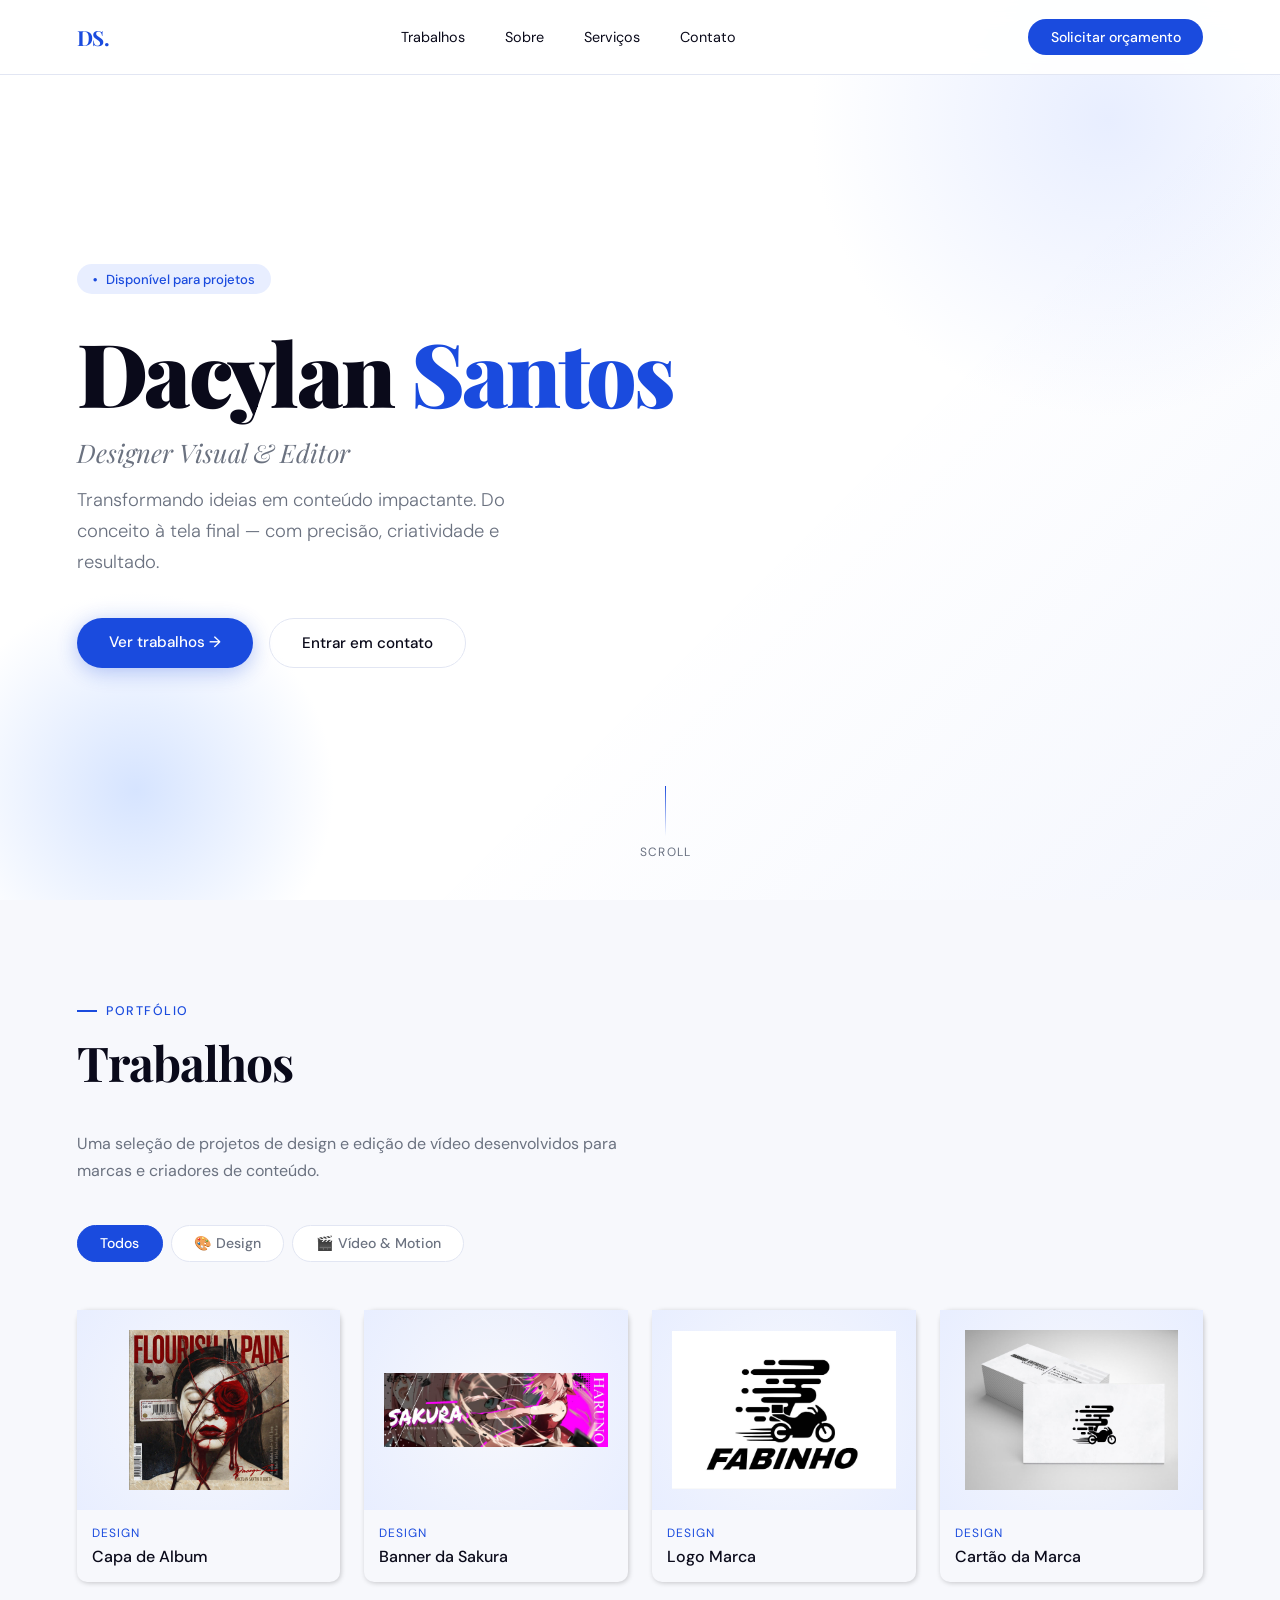
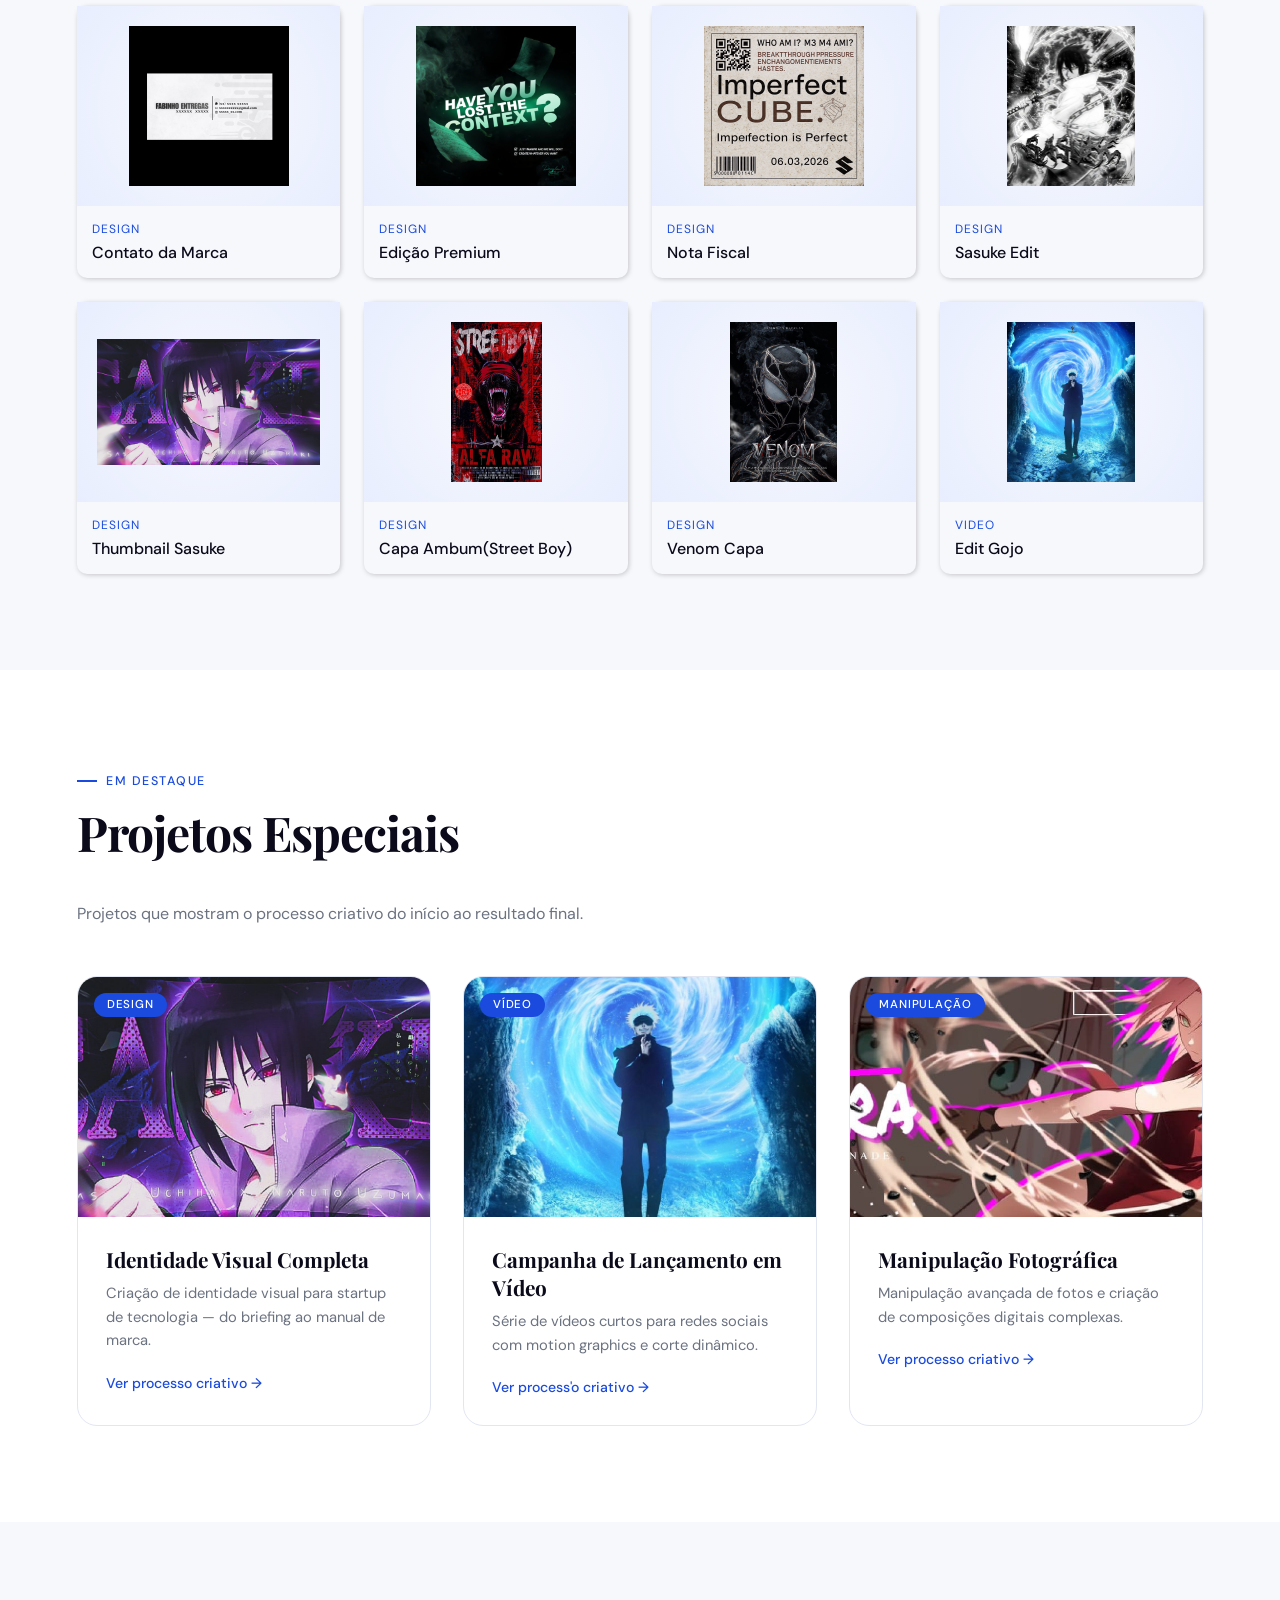
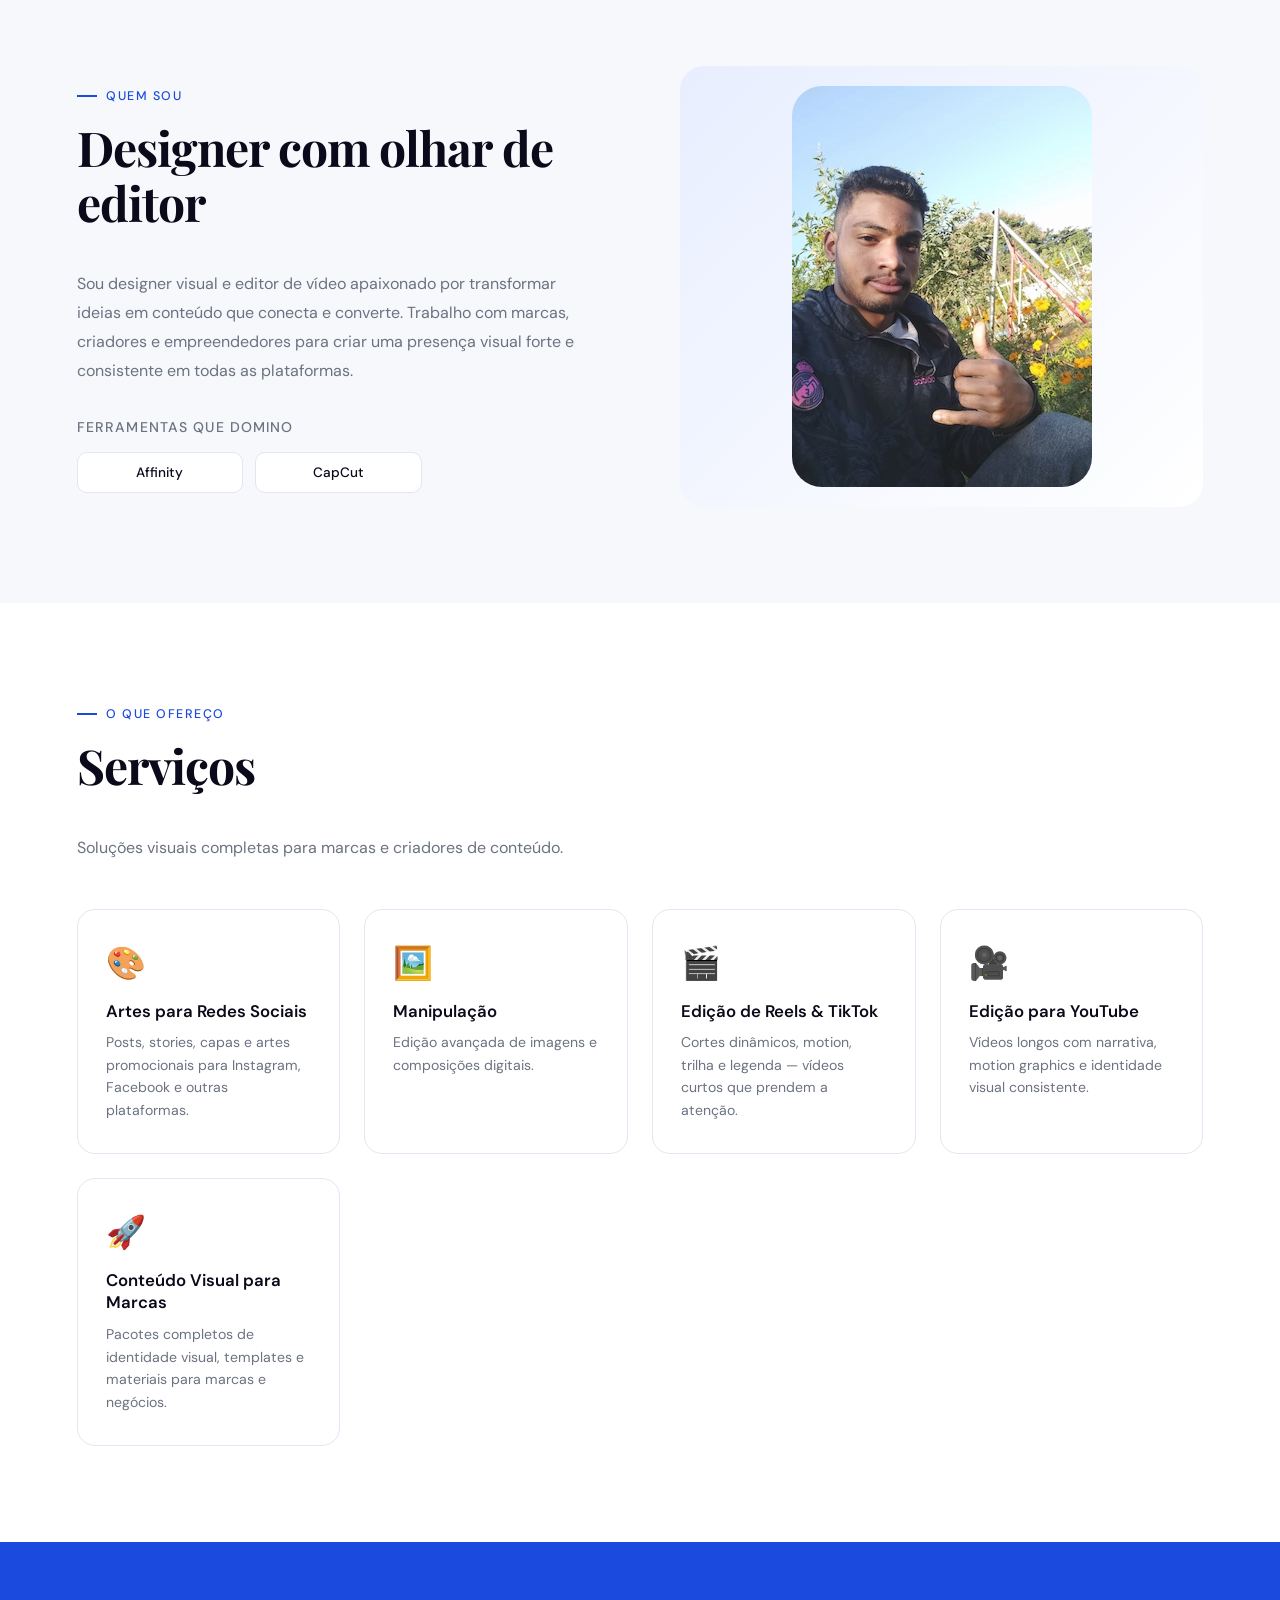
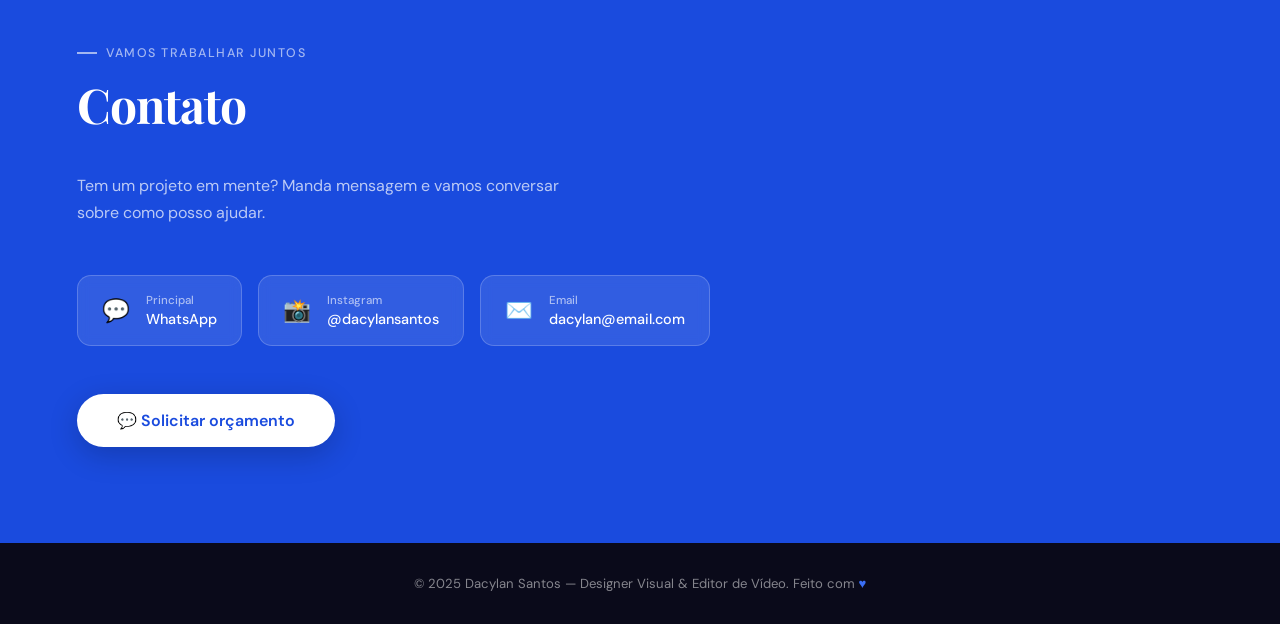
<file: index.html>
<!DOCTYPE html>
<html lang="pt-BR">
<head>
<meta charset="UTF-8">
<meta name="viewport" content="width=device-width, initial-scale=1.0">
<title>Dacylan Santos — Designer Visual & Editor</title>
<link href="https://fonts.googleapis.com/css2?family=Playfair+Display:wght@400;700;900&family=DM+Sans:wght@300;400;500&display=swap" rel="stylesheet">
<link rel="stylesheet" href="css/style.css">
</head>
<body>

<!-- NAV -->
<nav>
  <a href="/index.html" class="nav-logo">DS.</a>
  <ul class="nav-links">
    <li><a href="#trabalhos">Trabalhos</a></li>
    <li><a href="#sobre">Sobre</a></li>
    <li><a href="#servicos">Serviços</a></li>
    <li><a href="#contato">Contato</a></li>
  </ul>
  <a href="#contato" class="nav-cta">Solicitar orçamento</a>
</nav>

<!-- HERO -->
<section class="hero">
  <div class="hero-content">
    <div class="hero-badge">Disponível para projetos</div>
    <h1>Dacylan <span>Santos</span></h1>
    <div style="font-family:'Playfair Display',serif; font-size:clamp(1.2rem,2.5vw,1.6rem); font-weight:400; color:var(--text-muted); margin-bottom:1rem; font-style:italic;">Designer Visual & Editor</div>
    <p class="hero-sub">Transformando ideias em conteúdo impactante. Do conceito à tela final — com precisão, criatividade e resultado.</p>
    <div class="hero-buttons">
      <a href="#trabalhos" class="btn-primary">Ver trabalhos →</a>
      <a href="#contato" class="btn-secondary">Entrar em contato</a>
    </div>
  </div>
  <div class="hero-scroll">
    <div class="scroll-line"></div>
    Scroll
  </div>
</section>

<!-- TRABALHOS -->
<section class="trabalhos" id="trabalhos">
  <div class="section-label">Portfólio</div>
  <h2 class="section-title">Trabalhos</h2>
  <p class="section-desc">Uma seleção de projetos de design e edição de vídeo desenvolvidos para marcas e criadores de conteúdo.</p>

  <div class="tabs">
    <div class="tab active todos" onclick="filtrar('todos')">Todos</div>
    <div class="tab design" onclick="filtrar('design')">🎨 Design</div>
    <div class="tab video" onclick="filtrar('video')">🎬 Vídeo & Motion</div>
  </div>

  <div id="projetos" class="grid-trabalhos">

  </div>
</section>

<!-- PROJETOS EM DESTAQUE -->
<section id="projetos">
  <div class="section-label">Em destaque</div>
  <h2 class="section-title">Projetos Especiais</h2>
  <p class="section-desc">Projetos que mostram o processo criativo do início ao resultado final.</p>

  <div class="destaques-grid">

    <div class="destaque-card" onclick="openModal('proj1')">
      <div class="destaque-thumb">
          <img src="imgs/sasukeThumb.jpg" alt="Imgagem de um projeto">
        <div class="destaque-tag">Design</div>
      </div>
      <div class="destaque-body">
        <h3>Identidade Visual Completa</h3>
        <p>Criação de identidade visual para startup de tecnologia — do briefing ao manual de marca.</p>
        <a class="destaque-link">Ver processo criativo →</a>
      </div>
    </div>

    <div class="destaque-card" onclick="openModal('proj2')">
      <div class="destaque-thumb">
          <img src="imgs/capa-video-gojo.jpg" alt="Imgagem de um projeto">
        <div class="destaque-tag">Vídeo</div>
      </div>
      <div class="destaque-body">
        <h3>Campanha de Lançamento em Vídeo</h3>
        <p>Série de vídeos curtos para redes sociais com motion graphics e corte dinâmico.</p>
        <a class="destaque-link">Ver process'o criativo →</a>
      </div>
    </div>

    <div class="destaque-card" onclick="openModal('proj3')">
      <div class="destaque-thumb">
          <img src="imgs/bannerSakura.jpg" alt="Imgagem de um projeto">
        <div class="destaque-tag">Manipulação</div>
      </div>
      <div class="destaque-body">
        <h3>Manipulação Fotográfica</h3>
        <p>Manipulação avançada de fotos e criação de composições digitais complexas.</p>
        <a class="destaque-link">Ver processo criativo →</a>
      </div>
    </div>

  </div>
</section>

<!-- SOBRE -->
<section class="sobre" id="sobre">
  <div class="sobre-grid">
    <div>
      <div class="section-label">Quem sou</div>
      <h2 class="section-title">Designer com olhar de editor</h2>
      <div class="sobre-content">
        <p>Sou designer visual e editor de vídeo apaixonado por transformar ideias em conteúdo que conecta e converte. Trabalho com marcas, criadores e empreendedores para criar uma presença visual forte e consistente em todas as plataformas.</p>
        <div class="softwares-title">Ferramentas que domino</div>
        <div class="softwares-grid">
          <div class="software-pill">Affinity</div>
          <div class="software-pill">CapCut</div>
        </div>
      </div>
    </div>
    <div class="sobre-visual">
      <img src="imgs/fotoDacylan.webp" alt="Foto do Design">
    </div>
  </div>
</section>

<!-- SERVIÇOS -->
<section id="servicos">
  <div class="section-label">O que ofereço</div>
  <h2 class="section-title">Serviços</h2>
  <p class="section-desc">Soluções visuais completas para marcas e criadores de conteúdo.</p>

  <div class="servicos-grid">
    <div class="servico-card">
      <div class="servico-icon">🎨</div>
      <h3>Artes para Redes Sociais</h3>
      <p>Posts, stories, capas e artes promocionais para Instagram, Facebook e outras plataformas.</p>
    </div>
    <div class="servico-card">
      <div class="servico-icon">🖼️</div>
      <h3>Manipulação</h3>
      <p>Edição avançada de imagens e composições digitais.</p>
    </div>
    <div class="servico-card">
      <div class="servico-icon">🎬</div>
      <h3>Edição de Reels & TikTok</h3>
      <p>Cortes dinâmicos, motion, trilha e legenda — vídeos curtos que prendem a atenção.</p>
    </div>
    <div class="servico-card">
      <div class="servico-icon">🎥</div>
      <h3>Edição para YouTube</h3>
      <p>Vídeos longos com narrativa, motion graphics e identidade visual consistente.</p>
    </div>
    <div class="servico-card">
      <div class="servico-icon">🚀</div>
      <h3>Conteúdo Visual para Marcas</h3>
      <p>Pacotes completos de identidade visual, templates e materiais para marcas e negócios.</p>
    </div>
  </div>
</section>

<!-- CONTATO -->
<section class="contato" id="contato">
  <div class="section-label">Vamos trabalhar juntos</div>
  <h2 class="section-title">Contato</h2>
  <p class="contato-sub">Tem um projeto em mente? Manda mensagem e vamos conversar sobre como posso ajudar.</p>

  <div class="contato-cards">
    <a href="https://wa.me/5511999999999" class="contato-card">
      <span class="contato-icon">💬</span>
      <div>
        <div style="font-size:0.72rem;opacity:0.6;margin-bottom:0.1rem">Principal</div>
        WhatsApp
      </div>
    </a>
    <a href="https://instagram.com/dacylanSantos" class="contato-card">
      <span class="contato-icon">📸</span>
      <div>
        <div style="font-size:0.72rem;opacity:0.6;margin-bottom:0.1rem">Instagram</div>
        @dacylansantos
      </div>
    </a>
    <a href="mailto:dacylan@email.com" class="contato-card">
      <span class="contato-icon">✉️</span>
      <div>
        <div style="font-size:0.72rem;opacity:0.6;margin-bottom:0.1rem">Email</div>
        dacylan@email.com
      </div>
    </a>
  </div>

  <a href="https://wa.me/5511999999999" class="orcamento-btn">
    💬 Solicitar orçamento
  </a>
</section>

<!-- FOOTER -->
<footer>
  <p>© 2025 Dacylan Santos — Designer Visual & Editor de Vídeo. Feito com <span>♥</span></p>
</footer>

<!-- PROJETOS
 <div class="proj-poupup">
 </div> -->

<!-- MODAL -->
<div class="modal-overlay" id="modalOverlay" onclick="closeModal(event)">
  <div class="modal" id="modal">
    <button class="modal-close" onclick="closeModalDirect()">✕</button>
    <div id="modal-content"></div>
  </div>
</div>

<script src="js/script.js"></script>

</body>
</html>
</file>
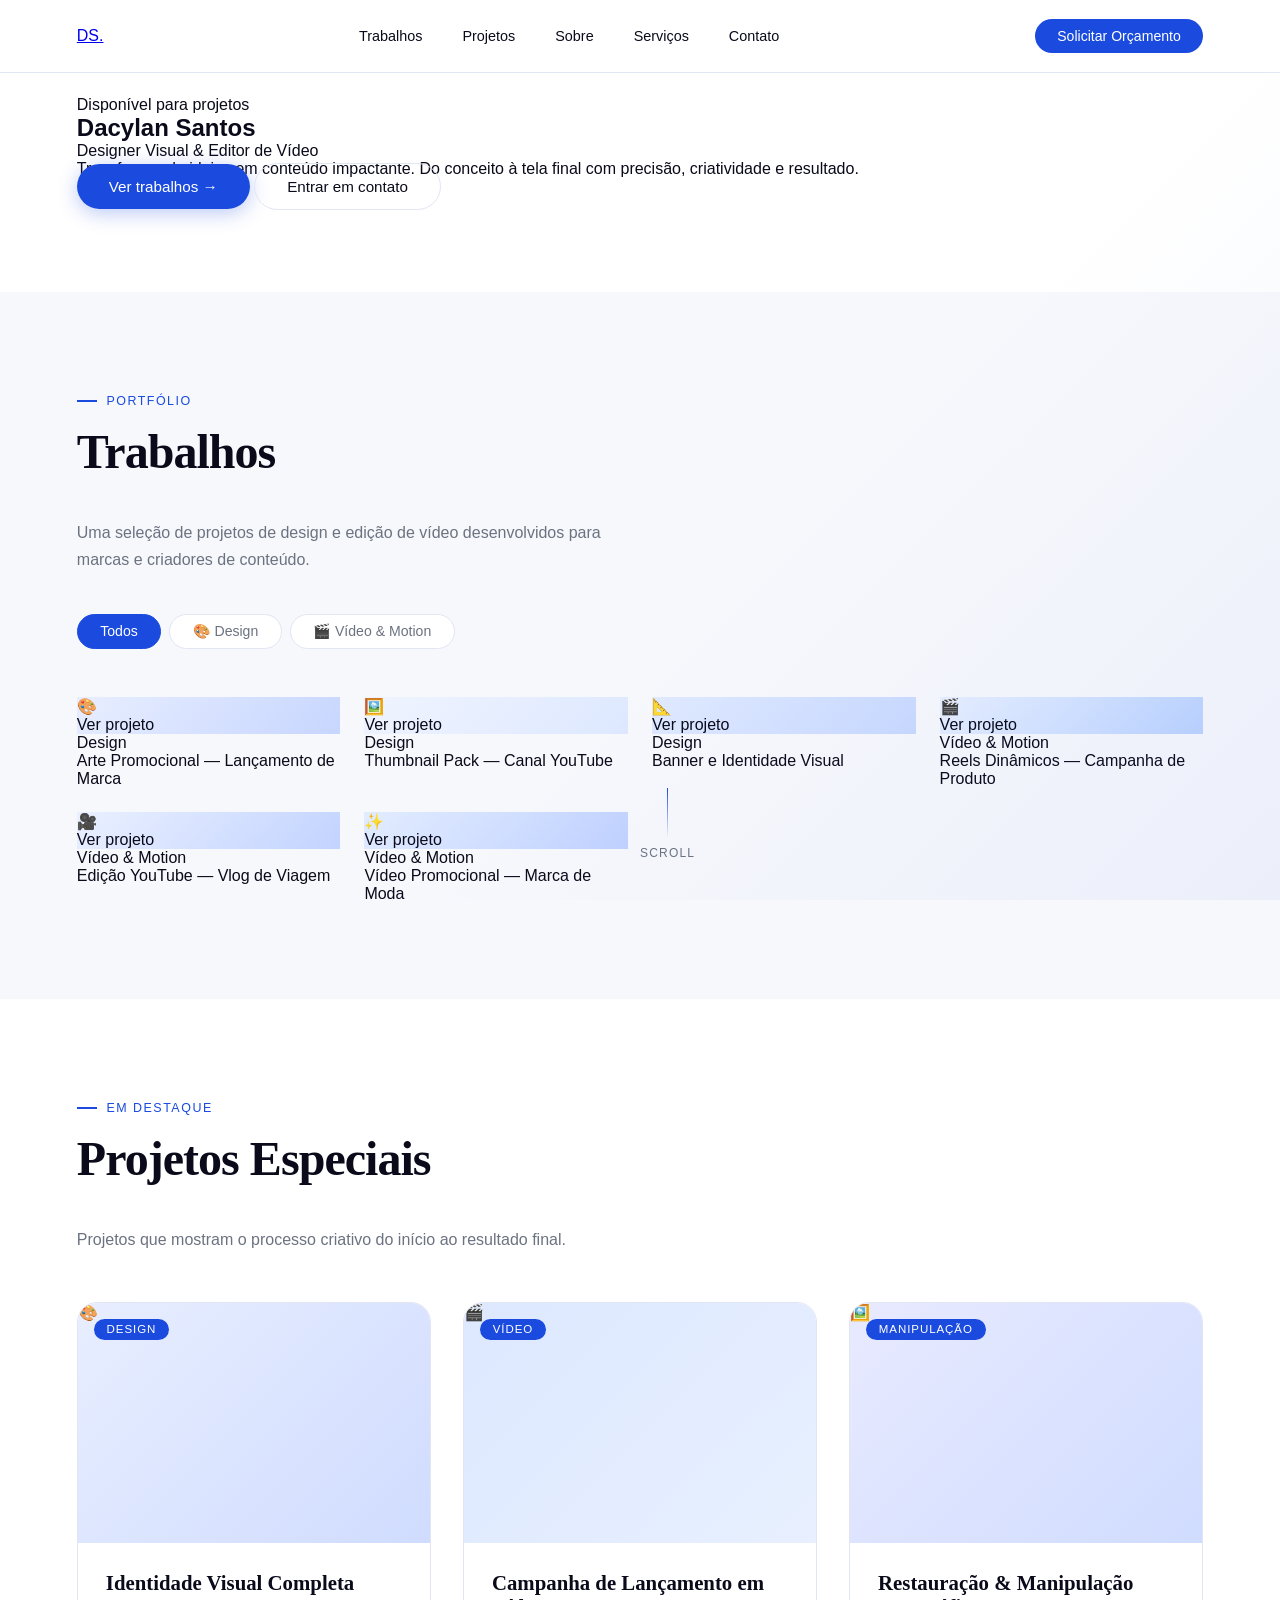
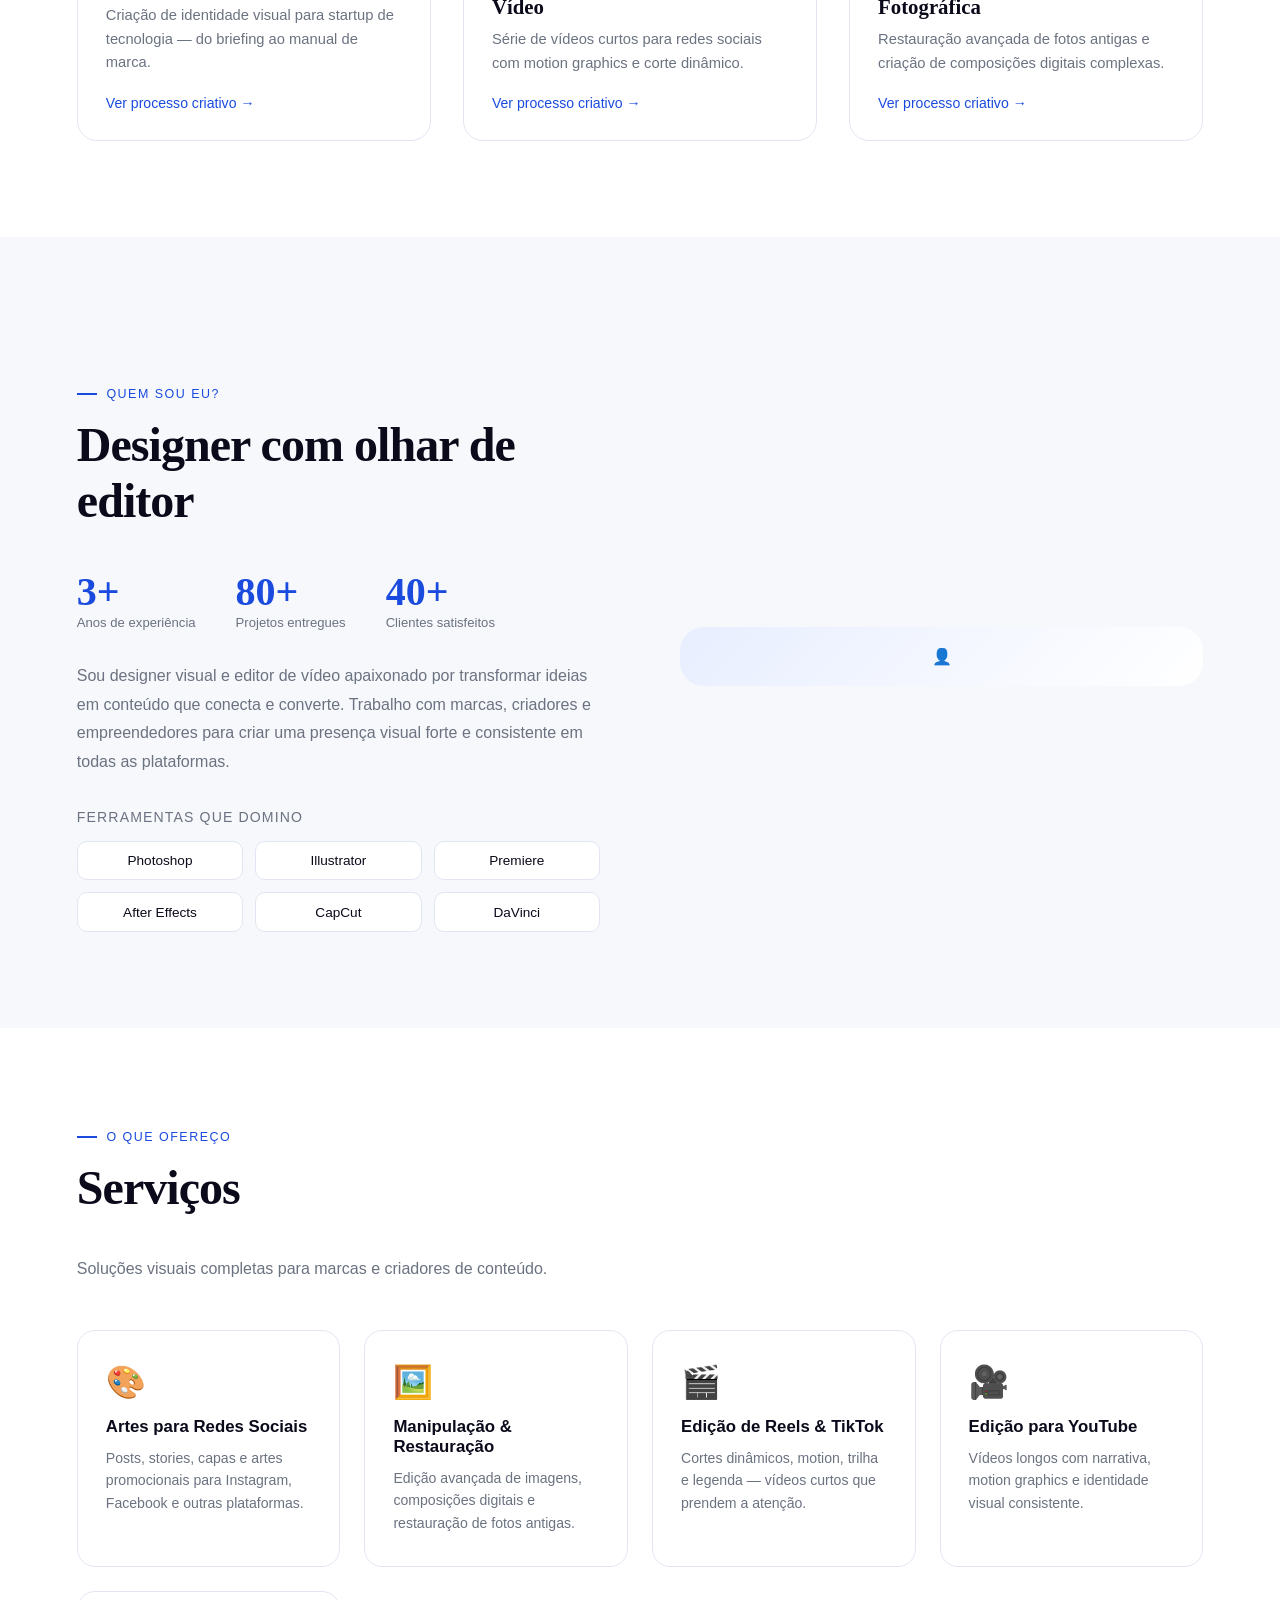
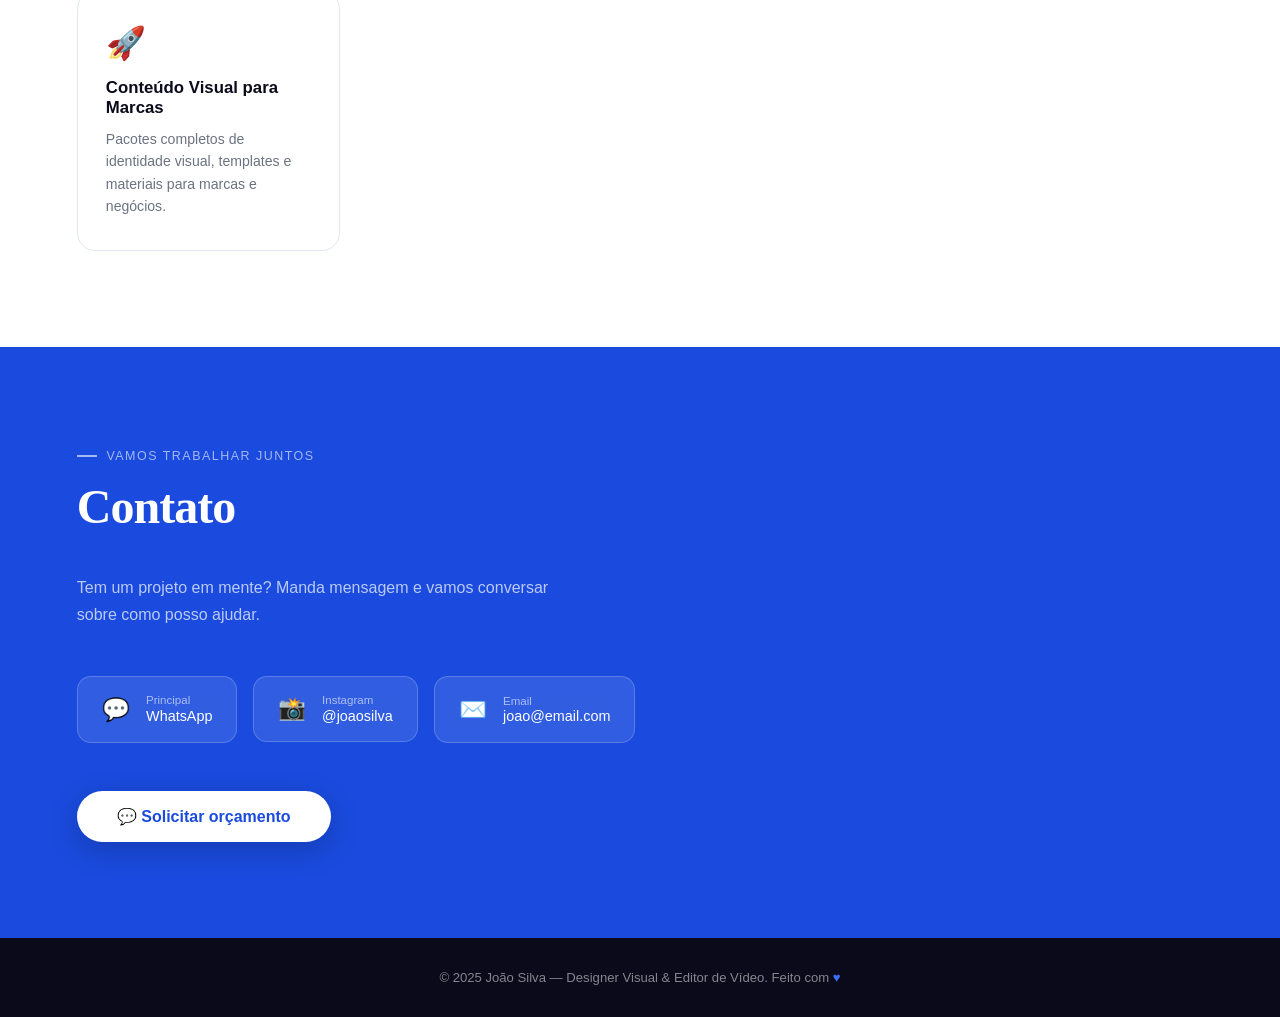
<file: portfolio_dacylan.html>
<!DOCTYPE html>
<html lang="pt-BR">

<head>

  <meta charset="UTF-8">
  <meta name="viewport" content="width=device-width, initial-scale=1.0">
  <title>Dacylan Santos — Designer Visual & Editor de Vídeo</title>
  <link rel="stylesheet" href="css/style.css">

</head>

<body> 

  <header>
    <!-- NAV -->
    <nav>
      <a href="/portfolio_dacylan.html" class="logo">DS.</a> <!-- LOGO-->
      <ul class="nav-links">
        <li><a href="#trabalhos">Trabalhos</a></li>
        <li><a href="#projetos">Projetos</a></li>
        <li><a href="#sobre">Sobre</a></li>
        <li><a href="#servicos">Serviços</a></li>
        <li><a href="#contato">Contato</a></li>
      </ul>
      <a href="#" class="nav-cta">Solicitar Orçamento</a> <!--tenho que colocar o contato do dacylan nesse link-->
    </nav>
  </header>

  <main>
    <!-- principal -->
    <section class="principal">
      <div class="container-principal">
        <div class="aviso-principal">Disponível para projetos</div>
        <h1>Dacylan <span>Santos</span></h1>
        <div class="subTitulo-principal">Designer Visual & Editor de Vídeo</div>
        <p class="subParagrafo-principal">Transformando ideias em conteúdo impactante. Do conceito à tela final com precisão,
          criatividade e resultado.</p>
        <div class="butoens-principais">
          <a href="#trabalhos" class="btn-primary">Ver trabalhos →</a>
          <a href="#contato" class="btn-secondary">Entrar em contato</a>
        </div>
      </div>
      <div class="hero-scroll">
        <div class="scroll-line"></div>
        Scroll
      </div>
    </section>

    <!-- TRABALHOS -->
    <section class="trabalhos" id="trabalhos">
      <div class="section-label">Portfólio</div>
      <h2 class="section-title">Trabalhos</h2>
      <p class="section-desc">Uma seleção de projetos de design e edição de vídeo desenvolvidos para marcas e criadores
        de conteúdo.</p>

      <div class="tabs">
        <div class="tab active" onclick="filterTab(this,'all')">Todos</div>
        <div class="tab" onclick="filterTab(this,'design')">🎨 Design</div>
        <div class="tab" onclick="filterTab(this,'video')">🎬 Vídeo & Motion</div>
      </div>

      <div class="grid-trabalhos">
        <div class="card-trabalho" data-cat="design">
          <div class="card-thumb" style="background:linear-gradient(135deg,#e8eeff,#c7d6ff)">
            <div class="card-thumb-icon">🎨</div>
            <div class="overlay"><span class="overlay-text">Ver projeto</span></div>
          </div>
          <div class="card-body">
            <div class="card-cat">Design</div>
            <div class="card-title">Arte Promocional — Lançamento de Marca</div>
          </div>
        </div>
        <div class="card-trabalho" data-cat="design">
          <div class="card-thumb" style="background:linear-gradient(135deg,#f0f4ff,#dde8ff)">
            <div class="card-thumb-icon">🖼️</div>
            <div class="overlay"><span class="overlay-text">Ver projeto</span></div>
          </div>
          <div class="card-body">
            <div class="card-cat">Design</div>
            <div class="card-title">Thumbnail Pack — Canal YouTube</div>
          </div>
        </div>
        <div class="card-trabalho" data-cat="design">
          <div class="card-thumb" style="background:linear-gradient(135deg,#e0eaff,#c9d9ff)">
            <div class="card-thumb-icon">📐</div>
            <div class="overlay"><span class="overlay-text">Ver projeto</span></div>
          </div>
          <div class="card-body">
            <div class="card-cat">Design</div>
            <div class="card-title">Banner e Identidade Visual</div>
          </div>
        </div>
        <div class="card-trabalho" data-cat="video">
          <div class="card-thumb" style="background:linear-gradient(135deg,#e8f0ff,#bdd4ff)">
            <div class="card-thumb-icon">🎬</div>
            <div class="overlay"><span class="overlay-text">Ver projeto</span></div>
          </div>
          <div class="card-body">
            <div class="card-cat">Vídeo & Motion</div>
            <div class="card-title">Reels Dinâmicos — Campanha de Produto</div>
          </div>
        </div>
        <div class="card-trabalho" data-cat="video">
          <div class="card-thumb" style="background:linear-gradient(135deg,#eaf0ff,#c2d3ff)">
            <div class="card-thumb-icon">🎥</div>
            <div class="overlay"><span class="overlay-text">Ver projeto</span></div>
          </div>
          <div class="card-body">
            <div class="card-cat">Vídeo & Motion</div>
            <div class="card-title">Edição YouTube — Vlog de Viagem</div>
          </div>
        </div>
        <div class="card-trabalho" data-cat="video">
          <div class="card-thumb" style="background:linear-gradient(135deg,#e2ecff,#c0d1ff)">
            <div class="card-thumb-icon">✨</div>
            <div class="overlay"><span class="overlay-text">Ver projeto</span></div>
          </div>
          <div class="card-body">
            <div class="card-cat">Vídeo & Motion</div>
            <div class="card-title">Vídeo Promocional — Marca de Moda</div>
          </div>
        </div>
      </div>
    </section>

    <!-- PROJETOS EM DESTAQUE -->
    <section id="projetos">
      <div class="section-label">Em destaque</div>
      <h2 class="section-title">Projetos Especiais</h2>
      <p class="section-desc">Projetos que mostram o processo criativo do início ao resultado final.</p>

      <div class="destaques-grid">
        <div class="destaque-card" onclick="openModal('proj1')">
          <div class="destaque-thumb">
            <div class="destaque-thumb-big">🎨</div>
            <div class="destaque-tag">Design</div>
          </div>
          <div class="destaque-body">
            <h3>Identidade Visual Completa</h3>
            <p>Criação de identidade visual para startup de tecnologia — do briefing ao manual de marca.</p>
            <a class="destaque-link">Ver processo criativo →</a>
          </div>
        </div>
        <div class="destaque-card" onclick="openModal('proj2')">
          <div class="destaque-thumb" style="background:linear-gradient(135deg,#dde8ff,#e8f0ff)">
            <div class="destaque-thumb-big">🎬</div>
            <div class="destaque-tag">Vídeo</div>
          </div>
          <div class="destaque-body">
            <h3>Campanha de Lançamento em Vídeo</h3>
            <p>Série de vídeos curtos para redes sociais com motion graphics e corte dinâmico.</p>
            <a class="destaque-link">Ver processo criativo →</a>
          </div>
        </div>
        <div class="destaque-card" onclick="openModal('proj3')">
          <div class="destaque-thumb" style="background:linear-gradient(135deg,#e8eaff,#d0dcff)">
            <div class="destaque-thumb-big">🖼️</div>
            <div class="destaque-tag">Manipulação</div>
          </div>
          <div class="destaque-body">
            <h3>Restauração & Manipulação Fotográfica</h3>
            <p>Restauração avançada de fotos antigas e criação de composições digitais complexas.</p>
            <a class="destaque-link">Ver processo criativo →</a>
          </div>
        </div>
      </div>
    </section>

    <!-- SOBRE -->
    <section class="sobre" id="sobre">
      <div class="sobre-grid">
        <div>
          <div class="section-label">Quem sou eu?</div>
          <h2 class="section-title">Designer com olhar de editor</h2>

          <div class="stats">
            <div>
              <div class="stat-num">3+</div>
              <div class="stat-label">Anos de experiência</div>
            </div>
            <div>
              <div class="stat-num">80+</div>
              <div class="stat-label">Projetos entregues</div>
            </div>
            <div>
              <div class="stat-num">40+</div>
              <div class="stat-label">Clientes satisfeitos</div>
            </div>
          </div>

          <div class="sobre-content">
            <p>Sou designer visual e editor de vídeo apaixonado por transformar ideias em conteúdo que conecta e
              converte. Trabalho com marcas, criadores e empreendedores para criar uma presença visual forte e
              consistente em todas as plataformas.</p>
            <div class="softwares-title">Ferramentas que domino</div>
            <div class="softwares-grid">
              <div class="software-pill">Photoshop</div>
              <div class="software-pill">Illustrator</div>
              <div class="software-pill">Premiere</div>
              <div class="software-pill">After Effects</div>
              <div class="software-pill">CapCut</div>
              <div class="software-pill">DaVinci</div>
            </div>
          </div>
        </div>
        <div class="sobre-visual">👤</div>
      </div>
    </section>

    <!-- SERVIÇOS -->
    <section id="servicos">
      <div class="section-label">O que ofereço</div>
      <h2 class="section-title">Serviços</h2>
      <p class="section-desc">Soluções visuais completas para marcas e criadores de conteúdo.</p>

      <div class="servicos-grid">
        <div class="servico-card">
          <div class="servico-icon">🎨</div>
          <h3>Artes para Redes Sociais</h3>
          <p>Posts, stories, capas e artes promocionais para Instagram, Facebook e outras plataformas.</p>
        </div>
        <div class="servico-card">
          <div class="servico-icon">🖼️</div>
          <h3>Manipulação & Restauração</h3>
          <p>Edição avançada de imagens, composições digitais e restauração de fotos antigas.</p>
        </div>
        <div class="servico-card">
          <div class="servico-icon">🎬</div>
          <h3>Edição de Reels & TikTok</h3>
          <p>Cortes dinâmicos, motion, trilha e legenda — vídeos curtos que prendem a atenção.</p>
        </div>
        <div class="servico-card">
          <div class="servico-icon">🎥</div>
          <h3>Edição para YouTube</h3>
          <p>Vídeos longos com narrativa, motion graphics e identidade visual consistente.</p>
        </div>
        <div class="servico-card">
          <div class="servico-icon">🚀</div>
          <h3>Conteúdo Visual para Marcas</h3>
          <p>Pacotes completos de identidade visual, templates e materiais para marcas e negócios.</p>
        </div>
      </div>
    </section>

    <!-- CONTATO -->
    <section class="contato" id="contato">
      <div class="section-label">Vamos trabalhar juntos</div>
      <h2 class="section-title">Contato</h2>
      <p class="contato-sub">Tem um projeto em mente? Manda mensagem e vamos conversar sobre como posso ajudar.</p>

      <div class="contato-cards">
        <a href="https://wa.me/5511999999999" class="contato-card">
          <span class="contato-icon">💬</span>
          <div>
            <div style="font-size:0.72rem;opacity:0.6;margin-bottom:0.1rem">Principal</div>
            WhatsApp
          </div>
        </a>
        <a href="https://instagram.com/joaosilva" class="contato-card">
          <span class="contato-icon">📸</span>
          <div>
            <div style="font-size:0.72rem;opacity:0.6;margin-bottom:0.1rem">Instagram</div>
            @joaosilva
          </div>
        </a>
        <a href="mailto:joao@email.com" class="contato-card">
          <span class="contato-icon">✉️</span>
          <div>
            <div style="font-size:0.72rem;opacity:0.6;margin-bottom:0.1rem">Email</div>
            joao@email.com
          </div>
        </a>
      </div>

      <a href="https://wa.me/5511999999999" class="orcamento-btn">
        💬 Solicitar orçamento
      </a>
    </section>
  </main>

  <!-- FOOTER -->
  <footer>
    <p>© 2025 João Silva — Designer Visual & Editor de Vídeo. Feito com <span>♥</span></p>
  </footer>

  <!-- MODAL -->
  <div class="modal-overlay" id="modalOverlay" onclick="closeModal(event)">
    <div class="modal" id="modal">
      <button class="modal-close" onclick="closeModalDirect()">✕</button>
      <div id="modal-content"></div>
    </div>
  </div>

  <script>
    const projetos = {
      proj1: {
        title: 'Identidade Visual Completa',
        tag: 'Design',
        icon: '🎨',
        processo: 'O projeto começou com um briefing detalhado para entender os valores e o público da marca. Foram criados moodboards, paletas de cor e exploração tipográfica antes de chegar ao conceito final aprovado pelo cliente.',
        resultado: 'Manual de marca completo com logo, tipografia, paleta de cores, templates para redes sociais e diretrizes de uso. A identidade ficou coesa, moderna e com alta adaptabilidade.'
      },
      proj2: {
        title: 'Campanha de Lançamento em Vídeo',
        tag: 'Vídeo & Motion',
        icon: '🎬',
        processo: 'Planejamento do roteiro e storyboard em conjunto com o cliente. Escolha de trilha, identidade de cor, ritmo de corte e elementos de motion para criar uma sensação coerente em toda a série.',
        resultado: 'Série de 5 vídeos curtos para Instagram e TikTok com alta taxa de engajamento. Os reels geraram mais de 100k visualizações orgânicas nas primeiras 2 semanas.'
      },
      proj3: {
        title: 'Restauração & Manipulação Fotográfica',
        tag: 'Manipulação',
        icon: '🖼️',
        processo: 'Análise dos danos nas fotos originais: manchas, rasgos, perda de cor e nitidez. Processo de restauração feito em camadas no Photoshop com técnicas avançadas de clonagem e reconstrução.',
        resultado: 'Fotos com décadas de idade completamente restauradas e coloridas digitalmente, preservando a autenticidade e entregando uma memória visual para as famílias.'
      }
    };

    function openModal(id) {
      const p = projetos[id];
      document.getElementById('modal-content').innerHTML = `
    <div class="modal-thumb">${p.icon}</div>
    <div class="modal-tag">${p.tag}</div>
    <h2>${p.title}</h2>
    <div class="modal-section"><h4>Processo Criativo</h4><p>${p.processo}</p></div>
    <div class="modal-section"><h4>Resultado Final</h4><p>${p.resultado}</p></div>
  `;
      document.getElementById('modalOverlay').classList.add('open');
      document.body.style.overflow = 'hidden';
    }

    function closeModal(e) {
      if (e.target === document.getElementById('modalOverlay')) closeModalDirect();
    }

    function closeModalDirect() {
      document.getElementById('modalOverlay').classList.remove('open');
      document.body.style.overflow = '';
    }

    function filterTab(el, cat) {
      document.querySelectorAll('.tab').forEach(t => t.classList.remove('active'));
      el.classList.add('active');
      document.querySelectorAll('.card-trabalho').forEach(card => {
        if (cat === 'all' || card.dataset.cat === cat) {
          card.style.display = '';
        } else {
          card.style.display = 'none';
        }
      });
    }
  </script>
</body>

</html>
</file>
<file: css/style.css>
:root {
    --white: #ffffff;
    --off-white: #f7f8fc;
    --blue: #1a4bde;
    --blue-light: #3b6ff5;
    --blue-pale: #e8eeff;
    --blue-dark: #0d2d9a;
    --text: #0a0a1a;
    --text-muted: #6b7280;
    --border: #e2e6f3;
  }

  * {
    margin: 0;
    padding: 0;
    box-sizing: border-box;
  }

  html {
    scroll-behavior: smooth;
  }

  body {
    font-family: 'DM Sans', sans-serif;
    background: var(--white);
    color: var(--text);
    overflow-x: hidden;
  }

  /* NAV */
  nav {
    position: fixed;
    top: 0;
    left: 0;
    right: 0;
    z-index: 100;
    display: flex;
    align-items: center;
    justify-content: space-between;
    padding: 1.2rem 6%;
    background: rgba(255, 255, 255, 0.92);
    backdrop-filter: blur(12px);
    border-bottom: 1px solid var(--border);
  }

  .nav-logo {
    font-family: 'Playfair Display', serif;
    font-size: 1.3rem;
    font-weight: 700;
    color: var(--blue);
    letter-spacing: -0.02em;
    text-decoration: none;
  }

  .nav-links {
    display: flex;
    gap: 2.5rem;
    list-style: none;
  }

  .nav-links a {
    text-decoration: none;
    color: var(--text);
    font-size: 0.9rem;
    font-weight: 400;
    transition: color 0.2s;
  }

  .nav-links a:hover {
    color: var(--blue);
  }

  .nav-cta {
    background: var(--blue);
    color: white;
    padding: 0.55rem 1.4rem;
    border-radius: 50px;
    font-size: 0.88rem;
    font-weight: 500;
    text-decoration: none;
    transition: all 0.2s, transform 0.2s;
  }

  .nav-cta:hover {
    background: var(--blue-dark);
    transform: translateY(-1px);
  }

  /* HERO */
  .hero {
    min-height: 100vh;
    display: flex;
    align-items: center;
    padding: 6rem 6% 4rem;
    position: relative;
    overflow: hidden;
  }

  .hero::before {
    content: '';
    position: absolute;
    top: -20%;
    right: -10%;
    width: 600px;
    height: 600px;
    background: radial-gradient(circle, var(--blue-pale) 0%, transparent 70%);
    border-radius: 50%;
    animation: floatBg 8s ease-in-out infinite;
  }

  .hero::after {
    content: '';
    position: absolute;
    bottom: -10%;
    left: -5%;
    width: 400px;
    height: 400px;
    background: radial-gradient(circle, #d6e4ff 0%, transparent 70%);
    border-radius: 50%;
    animation: floatBg 10s ease-in-out infinite reverse;
  }

  @keyframes floatBg {

    0%,
    100% {
      transform: translate(0, 0) scale(1);
    }

    50% {
      transform: translate(20px, -20px) scale(1.05);
    }
  }

  .hero-content {
    position: relative;
    z-index: 1;
    max-width: 700px;
  }

  .hero-badge {
    display: inline-flex;
    align-items: center;
    gap: 0.5rem;
    background: var(--blue-pale);
    color: var(--blue);
    padding: 0.4rem 1rem;
    border-radius: 50px;
    font-size: 0.82rem;
    font-weight: 500;
    margin-bottom: 2rem;
    animation: fadeUp 0.6s ease both;
  }

  .hero-badge::before {
    content: '●';
    font-size: 0.5rem;
    animation: pulse 2s infinite;
  }

  @keyframes pulse {

    0%,
    100% {
      opacity: 1
    }

    50% {
      opacity: 0.3
    }
  }

  .hero h1 {
    font-family: 'Playfair Display', serif;
    font-size: clamp(3rem, 7vw, 5.5rem);
    line-height: 1.05;
    font-weight: 900;
    letter-spacing: -0.03em;
    margin-bottom: 1rem;
    animation: fadeUp 0.6s 0.1s ease both;
  }

  .hero h1 span {
    color: var(--blue);
  }

  .hero-sub {
    font-size: 1.15rem;
    font-weight: 300;
    color: var(--text-muted);
    line-height: 1.7;
    margin-bottom: 2.5rem;
    max-width: 500px;
    animation: fadeUp 0.6s 0.2s ease both;
  }

  .hero-buttons {
    display: flex;
    gap: 1rem;
    flex-wrap: wrap;
    animation: fadeUp 0.6s 0.3s ease both;
  }

  .btn-primary {
    background: var(--blue);
    color: white;
    padding: 0.85rem 2rem;
    border-radius: 50px;
    font-size: 0.95rem;
    font-weight: 500;
    text-decoration: none;
    transition: all 0.2s;
    box-shadow: 0 4px 20px rgba(26, 75, 222, 0.3);
  }

  .btn-primary:hover {
    background: var(--blue-dark);
    transform: translateY(-2px);
    box-shadow: 0 8px 30px rgba(26, 75, 222, 0.4);
  }

  .btn-secondary {
    background: transparent;
    color: var(--text);
    padding: 0.85rem 2rem;
    border-radius: 50px;
    font-size: 0.95rem;
    font-weight: 500;
    text-decoration: none;
    border: 1.5px solid var(--border);
    transition: all 0.2s;
  }

  .btn-secondary:hover {
    border-color: var(--blue);
    color: var(--blue);
  }

  .hero-scroll {
    position: absolute;
    bottom: 2.5rem;
    left: 50%;
    transform: translateX(-50%);
    display: flex;
    flex-direction: column;
    align-items: center;
    gap: 0.5rem;
    font-size: 0.75rem;
    color: var(--text-muted);
    text-transform: uppercase;
    letter-spacing: 0.1em;
    animation: fadeUp 0.6s 0.6s ease both;
  }

  .scroll-line {
    width: 1px;
    height: 50px;
    background: linear-gradient(to bottom, var(--blue), transparent);
    animation: scrollAnim 2s ease-in-out infinite;
  }

  @keyframes scrollAnim {

    0%,
    100% {
      transform: scaleY(1);
      opacity: 1
    }

    50% {
      transform: scaleY(0.5);
      opacity: 0.4
    }
  }

  @keyframes fadeUp {
    from {
      opacity: 0;
      transform: translateY(30px);
    }

    to {
      opacity: 1;
      transform: translateY(0);
    }
  }

  /* SECTIONS */
  section {
    padding: 6rem 6%;
  }

  .section-label {
    display: inline-flex;
    align-items: center;
    gap: 0.6rem;
    font-size: 0.78rem;
    font-weight: 500;
    text-transform: uppercase;
    letter-spacing: 0.12em;
    color: var(--blue);
    margin-bottom: 1rem;
  }

  .section-label::before {
    content: '';
    display: block;
    width: 20px;
    height: 2px;
    background: var(--blue);
  }

  .section-title {
    font-family: 'Playfair Display', serif;
    font-size: clamp(2rem, 4vw, 3rem);
    font-weight: 700;
    line-height: 1.15;
    letter-spacing: -0.02em;
    margin-bottom: 2.5rem;
  }

  .section-desc {
    color: var(--text-muted);
    font-size: 1rem;
    line-height: 1.7;
    max-width: 550px;
  }

  /* TRABALHOS */
  .trabalhos {
    background: var(--off-white);
  }

  .tabs {
    display: flex;
    gap: 0.5rem;
    flex-wrap: wrap;
    margin-top: 2.5rem;
    margin-bottom: 3rem;
  }

  .tab {
    padding: 0.55rem 1.4rem;
    border-radius: 50px;
    font-size: 0.88rem;
    font-weight: 500;
    cursor: pointer;
    border: 1.5px solid var(--border);
    background: white;
    color: var(--text-muted);
    transition: all 0.2s;
  }

  .tab.active,
  .tab:hover {
    background: var(--blue);
    color: white;
    border-color: var(--blue);
  }

  .grid-trabalhos {
    display: grid;
    grid-template-columns: repeat(auto-fill, minmax(230px, 1fr));
    gap: 1.5rem;
  }

  .grid-trabalhos .projeto {
    display: flex;
    flex-direction: column;
    background-color: var(--off-white);
    border-radius: 10px;
    box-shadow: 1px 1px 5px #00000034;
    transition: all 0.5s ease;
    cursor: pointer;
    position: relative;
  }

  .grid-trabalhos .projeto:hover {
    transform: translateY(-5px);
    box-shadow: 1px 4px 5px #00000034;
  }

  .grid-trabalhos .projeto::before {
    z-index: 201;
    content: "Ver projeto";
    position: absolute;
    top: 102px;
    left: 50%;
    transform: translate(-50%, -50%);
    color: white;
    transition: all 0.2s ease;
    opacity: 0;
  }

  .grid-trabalhos .projeto:hover::before {
    opacity: 1;
  }

  .grid-trabalhos .projeto::after {
    content: "";
    position: absolute;
    top: 0;
    left: 0;
    width: 100%;
    height: 200px;
    background-color: var(--blue);
    border-radius: 10px 10px 0 0;
    transition: all 0.2s ease;
    opacity: 0;
  }

  .grid-trabalhos .projeto:hover::after {
    opacity: 1;
  }

  .projeto .pai-img {
    height: 200px;
    padding: 20px;
    background-image: radial-gradient(circle, var(--off-white), var(--blue-pale));
    display: flex;
    justify-content: center;
  }

  .pai-img .filha-img {
    width: 100%;
    height: 100%;
    object-fit: contain;
  }

  .projeto span {
    color: var(--blue);
    text-transform: uppercase;
    font-size: 12px;
    letter-spacing: 1px;
    margin: 15px 0px 5px 15px;
  }

  .projeto h4 {
    margin: 0px 0px 15px 15px;
    font-weight: 500;
  }

  /* DESTAQUES */
  .destaques-grid {
    display: grid;
    grid-template-columns: repeat(auto-fill, minmax(280px, 1fr));
    gap: 2rem;
    margin-top: 3rem;
  }

  .destaque-card {
    background: white;
    border-radius: 20px;
    border: 1px solid var(--border);
    overflow: hidden;
    cursor: pointer;
    transition: transform 0.25s, box-shadow 0.25s;
  }

  .destaque-card:hover {
    transform: translateY(-8px);
    box-shadow: 0 25px 60px rgba(26, 75, 222, 0.14);
  }

  .destaque-thumb {
    height: 240px;
    background: linear-gradient(135deg, var(--blue-pale), #d0dcff);
    position: relative;
  }

  .destaque-thumb img {
    width: 100%;
    object-fit: cover;
    max-height: 240px;
    height: 100%;
  }

  .destaque-tag {
    position: absolute;
    top: 1rem;
    left: 1rem;
    background: var(--blue);
    color: white;
    font-size: 0.72rem;
    font-weight: 500;
    text-transform: uppercase;
    letter-spacing: 0.08em;
    padding: 0.3rem 0.8rem;
    border-radius: 50px;
  }

  .destaque-body {
    padding: 1.75rem;
  }

  .destaque-body h3 {
    font-family: 'Playfair Display', serif;
    font-size: 1.3rem;
    font-weight: 700;
    margin-bottom: 0.6rem;
  }

  .destaque-body p {
    color: var(--text-muted);
    font-size: 0.92rem;
    line-height: 1.6;
    margin-bottom: 1.2rem;
  }

  .destaque-link {
    display: inline-flex;
    align-items: center;
    gap: 0.5rem;
    color: var(--blue);
    font-size: 0.88rem;
    font-weight: 500;
    text-decoration: none;
    transition: gap 0.2s;
  }

  .destaque-link:hover {
    gap: 0.9rem;
  }

  /* SOBRE */
  .sobre {
    background: var(--off-white);
  }

  .sobre-grid {
    display: grid;
    grid-template-columns: 1fr 1fr;
    gap: 5rem;
    align-items: center;
    margin-top: 3rem;
  }

  .sobre-visual {
    padding: 20px;
    background: linear-gradient(135deg, var(--blue-pale), white);
    border-radius: 24px;
    display: flex;
    align-items: center;
    justify-content: center;
  }

  .sobre-visual::after {
    content: '';
    position: absolute;
    inset: 0;
    background: linear-gradient(135deg, transparent 60%, rgba(26, 75, 222, 0.05));
  }

  .sobre-visual img {
    border-radius: 30px;
    opacity: 0.9;
    transition: all 0.3s ease;
  }

  .sobre-visual img:hover {
    opacity: 1;
  }

  .sobre-content p {
    color: var(--text-muted);
    line-height: 1.8;
    font-size: 1rem;
    margin-bottom: 2rem;
  }

  .softwares-grid {
    display: grid;
    grid-template-columns: repeat(3, 1fr);
    gap: 0.75rem;
  }

  .software-pill {
    background: white;
    border: 1.5px solid var(--border);
    border-radius: 10px;
    padding: 0.7rem 0.8rem;
    font-size: 0.85rem;
    font-weight: 500;
    text-align: center;
    transition: border-color 0.2s, color 0.2s;
  }

  .software-pill:hover {
    border-color: var(--blue);
    color: var(--blue);
  }

  .softwares-title {
    font-size: 0.88rem;
    font-weight: 500;
    margin-bottom: 1rem;
    color: var(--text-muted);
    text-transform: uppercase;
    letter-spacing: 0.08em;
  }

  .stats {
    display: flex;
    gap: 2.5rem;
    margin-bottom: 2rem;
  }

  .stat-num {
    font-family: 'Playfair Display', serif;
    font-size: 2.5rem;
    font-weight: 900;
    color: var(--blue);
  }

  .stat-label {
    font-size: 0.82rem;
    color: var(--text-muted);
  }

  /* SERVIÇOS */
  .servicos-grid {
    display: grid;
    grid-template-columns: repeat(auto-fill, minmax(260px, 1fr));
    gap: 1.5rem;
    margin-top: 3rem;
  }

  .servico-card {
    background: white;
    border-radius: 18px;
    border: 1.5px solid var(--border);
    padding: 2rem 1.75rem;
    transition: all 0.25s;
    position: relative;
    overflow: hidden;
  }

  .servico-card::before {
    content: '';
    position: absolute;
    inset: 0;
    background: linear-gradient(135deg, var(--blue-pale), white);
    opacity: 0;
    transition: opacity 0.25s;
  }

  .servico-card:hover::before {
    opacity: 1;
  }

  .servico-card:hover {
    border-color: var(--blue-light);
    transform: translateY(-4px);
    box-shadow: 0 15px 40px rgba(26, 75, 222, 0.1);
  }

  .servico-icon {
    font-size: 2rem;
    margin-bottom: 1rem;
    position: relative;
  }

  .servico-card h3 {
    font-size: 1.05rem;
    font-weight: 600;
    margin-bottom: 0.6rem;
    position: relative;
  }

  .servico-card p {
    color: var(--text-muted);
    font-size: 0.88rem;
    line-height: 1.6;
    position: relative;
  }

  /* CONTATO */
  .contato {
    background: var(--blue);
    color: white;
  }

  .contato .section-label {
    color: rgba(255, 255, 255, 0.6);
  }

  .contato .section-label::before {
    background: rgba(255, 255, 255, 0.6);
  }

  .contato .section-title {
    color: white;
  }

  .contato-sub {
    color: rgba(255, 255, 255, 0.7);
    max-width: 500px;
    margin-bottom: 3rem;
    font-size: 1rem;
    line-height: 1.7;
    margin-top: 0.5rem;
  }

  .contato-cards {
    display: flex;
    gap: 1rem;
    flex-wrap: wrap;
    margin-bottom: 3rem;
  }

  .contato-card {
    display: flex;
    align-items: center;
    gap: 1rem;
    background: rgba(255, 255, 255, 0.1);
    border: 1px solid rgba(255, 255, 255, 0.2);
    border-radius: 14px;
    padding: 1.1rem 1.5rem;
    text-decoration: none;
    color: white;
    font-size: 0.9rem;
    font-weight: 500;
    transition: all 0.2s;
    backdrop-filter: blur(6px);
  }

  .contato-card:hover {
    background: rgba(255, 255, 255, 0.2);
    transform: translateY(-2px);
  }

  .contato-icon {
    font-size: 1.4rem;
  }

  .orcamento-btn {
    display: inline-flex;
    align-items: center;
    gap: 0.8rem;
    background: white;
    color: var(--blue);
    padding: 1rem 2.5rem;
    border-radius: 50px;
    font-size: 1rem;
    font-weight: 600;
    text-decoration: none;
    transition: all 0.2s;
    box-shadow: 0 8px 30px rgba(0, 0, 0, 0.2);
  }

  .orcamento-btn:hover {
    transform: translateY(-3px);
    box-shadow: 0 15px 40px rgba(0, 0, 0, 0.3);
  }

  /* MODAL */
  .modal-overlay {
    position: fixed;
    inset: 0;
    z-index: 200;
    background: rgba(10, 10, 26, 0.7);
    backdrop-filter: blur(6px);
    display: flex;
    align-items: center;
    justify-content: center;
    padding: 2rem;
    opacity: 0;
    pointer-events: none;
    transition: opacity 0.3s;
  }

  .modal-overlay.open {
    opacity: 1;
    pointer-events: all;
  }

  .modal {
    position: relative;
    background: white;
    border-radius: 24px;
    max-width: 700px;
    width: 100%;
    max-height: 80vh;
    overflow-y: auto;
    padding: 3rem;
    transform: translateY(30px);
    transition: transform 0.3s;
  }

  .projeto-content {
    max-width: 90vw;
    max-height: 90vh;
  }

  .projeto-content img {
    max-width: 100%;
    max-height: 90vh;
    width: auto;
    height: auto;
    object-fit: contain;
  }

  .projeto-content video {
    max-width: 100%;
    max-height: 90vh;
    width: auto;
    height: auto;
    object-fit: contain;
  }

  .modal-overlay.open .modal {
    transform: translateY(0);
  }

  .modal-close {
    position: absolute;
    top: 3%;
    left: 90%;
    margin-right: 60px;
    margin-top: 10px;
    z-index: 1000;
    background: var(--border);
    border: none;
    width: 36px;
    height: 36px;
    border-radius: 50%;
    font-size: 1.1rem;
    cursor: pointer;
    color: var(--text-muted);
    transition: all 0.2s;
  }

  .btn-menor{
    left: 95% !important;
  }

  .modal-close:hover {
    background: var(--blue-pale);
    color: var(--blue);
  }

  .pai-img-thumb {
    height: 260px;
  }

  .pai-img-thumb img {
    object-fit: contain;
    width: 100%;
    max-height: 260px;
    height: 100%;
  }

  .pai-img-thumb video {
    max-height: 260px;
    width: 100%;
  }

  .modal h2 {
    font-family: 'Playfair Display', serif;
    font-size: 1.8rem;
    font-weight: 700;
    margin-bottom: 0.5rem;
  }

  .modal-tag {
    display: inline-block;
    background: var(--blue-pale);
    color: var(--blue);
    font-size: 0.75rem;
    font-weight: 500;
    padding: 0.3rem 0.9rem;
    margin-top: 25px;
    border-radius: 50px;
    margin-bottom: 1.5rem;
  }

  .modal-section h4 {
    font-size: 0.8rem;
    text-transform: uppercase;
    letter-spacing: 0.1em;
    color: var(--text-muted);
    margin-bottom: 0.8rem;
  }

  .modal-section {
    margin-bottom: 2rem;
  }

  .modal-section p {
    color: var(--text-muted);
    line-height: 1.7;
    font-size: 0.95rem;
  }

  /* ocutação da barra lateral do modal */
  /* Para navegadores baseados em WebKit (Chrome, Safari, Edge) */
  .modal::-webkit-scrollbar {
    display: none;
  }

  /* Para Firefox */
  .modal {
    scrollbar-width: none;
    -ms-overflow-style: none;
    /* Para Internet Explorer e Edge antigo */
  }

  /* poupup */
  .proj-poupup {
    position: fixed;
    inset: 0;
    z-index: 200;
    background: rgba(10, 10, 26, 0.7);
    backdrop-filter: blur(6px);
    display: flex;
    align-items: center;
    justify-content: center;
    padding: 2rem;
    opacity: 0;
    pointer-events: none;
    transition: opacity 0.3s;
  }

  .proj-poupup.open {
    opacity: 1;
    pointer-events: all;
  }


  /* FOOTER */
  footer {
    background: #0a0a1a;
    color: rgba(255, 255, 255, 0.5);
    text-align: center;
    padding: 2rem 6%;
    font-size: 0.82rem;
  }

  footer span {
    color: var(--blue-light);
  }

  @media (max-width: 600px) {
    .nav-links {
      display: none;
    }

    .sobre-grid {
      grid-template-columns: 1fr;
      gap: 2rem;
    }

    .sobre-visual {
      display: none;
    }

    .stats {
      gap: 1.5rem;
    }

    /* Mudança na loc do butão dos poupops */

    .projeto-content{
      position: relative;
    }

    .btn-menor {
      top: -60px;
    }
  }

   @media (max-width: 400px) {
    .hero-scroll{
      display: none;
    }
    .modal{
      padding: 2rem;
    }
    .modal .modal-close{
      width: 30px;
      height: 30px;
      left: 84%;
      top: -1%;
    }
    .pai-img-thumb{
      height: auto  ;
    }
    .pai-img-thumb img,.pai-img-thumb video{
      margin-top: 10px;
    }
    .modal-tag{
      margin-top: 6px;
      margin-bottom: 6px;
    }
    .modal h2{
      font-size: 1.5rem;
    }
    .modal-section h4{
      font-size: 0.7rem;
    }
    .modal-section p{
          line-height: 1.5;
    font-size: 0.8rem;
    }

   }

  .hidden {
    display: none !important;
  }
</file>
